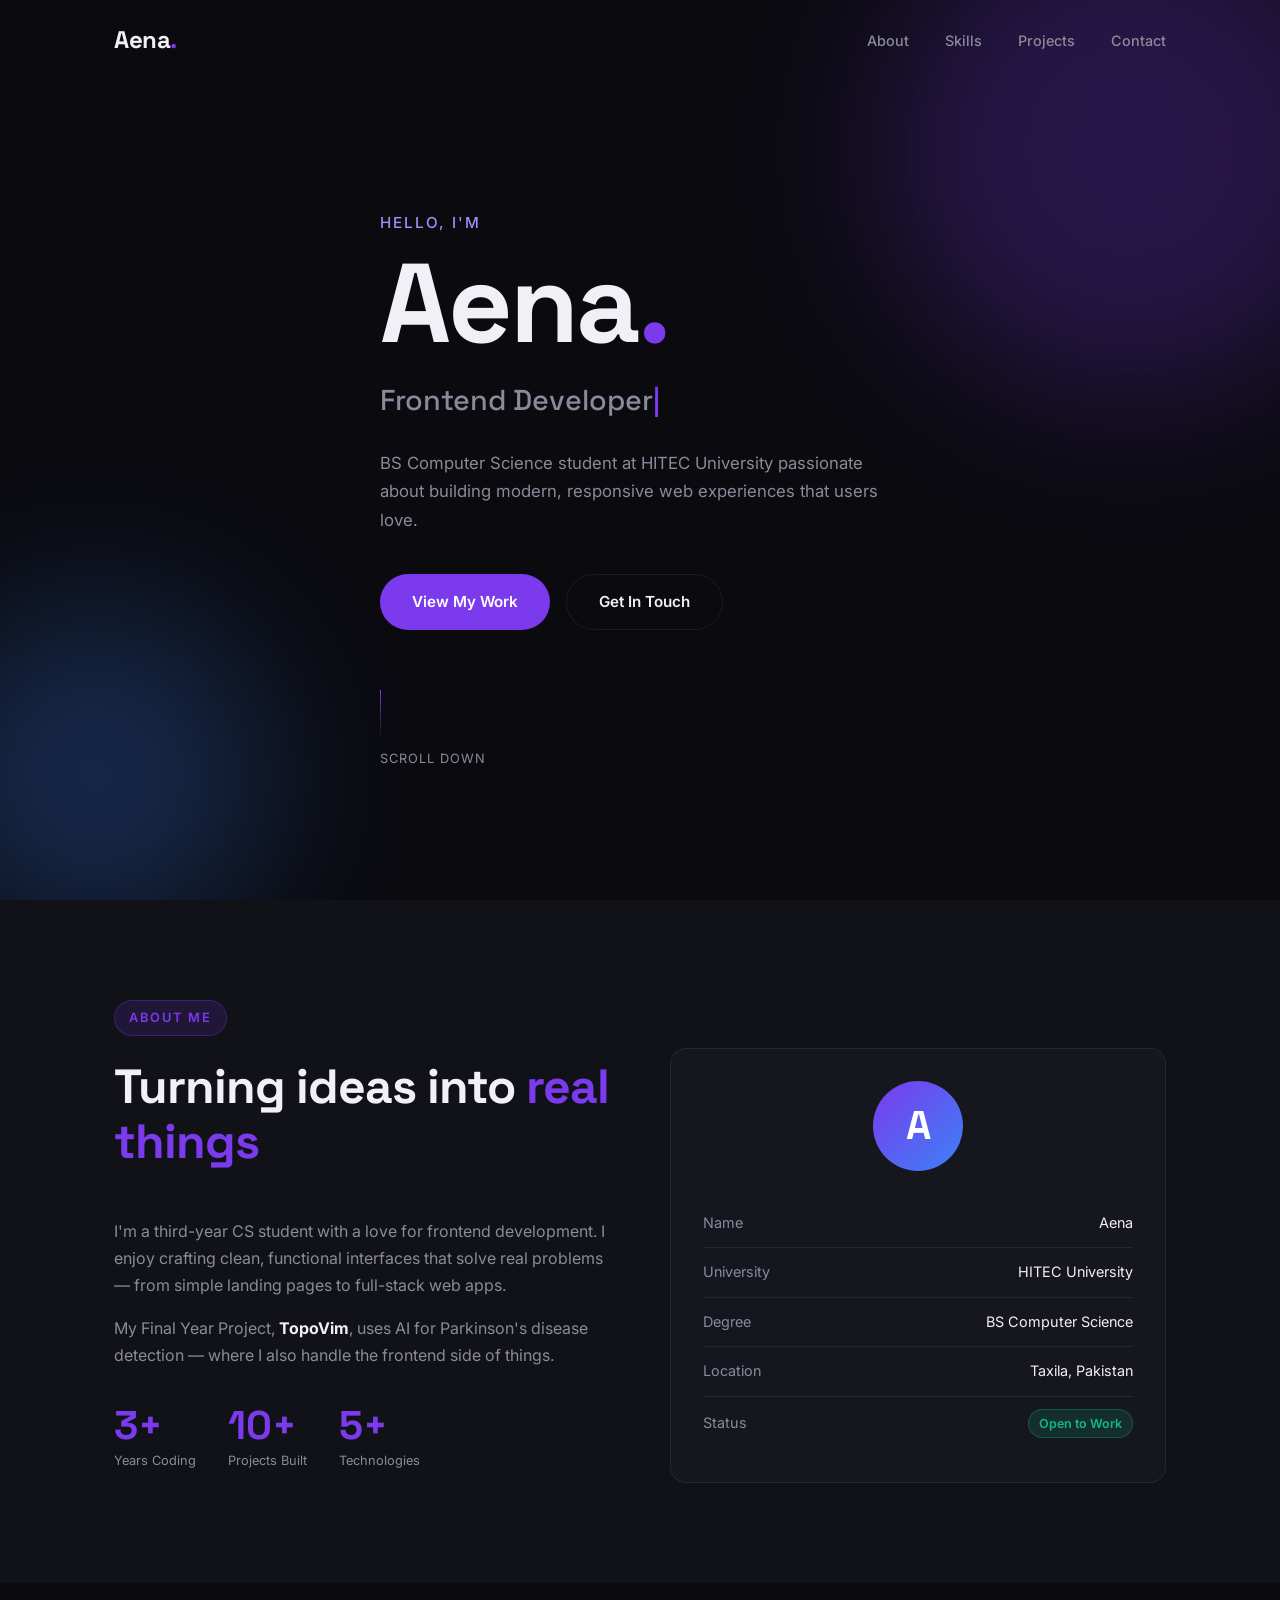
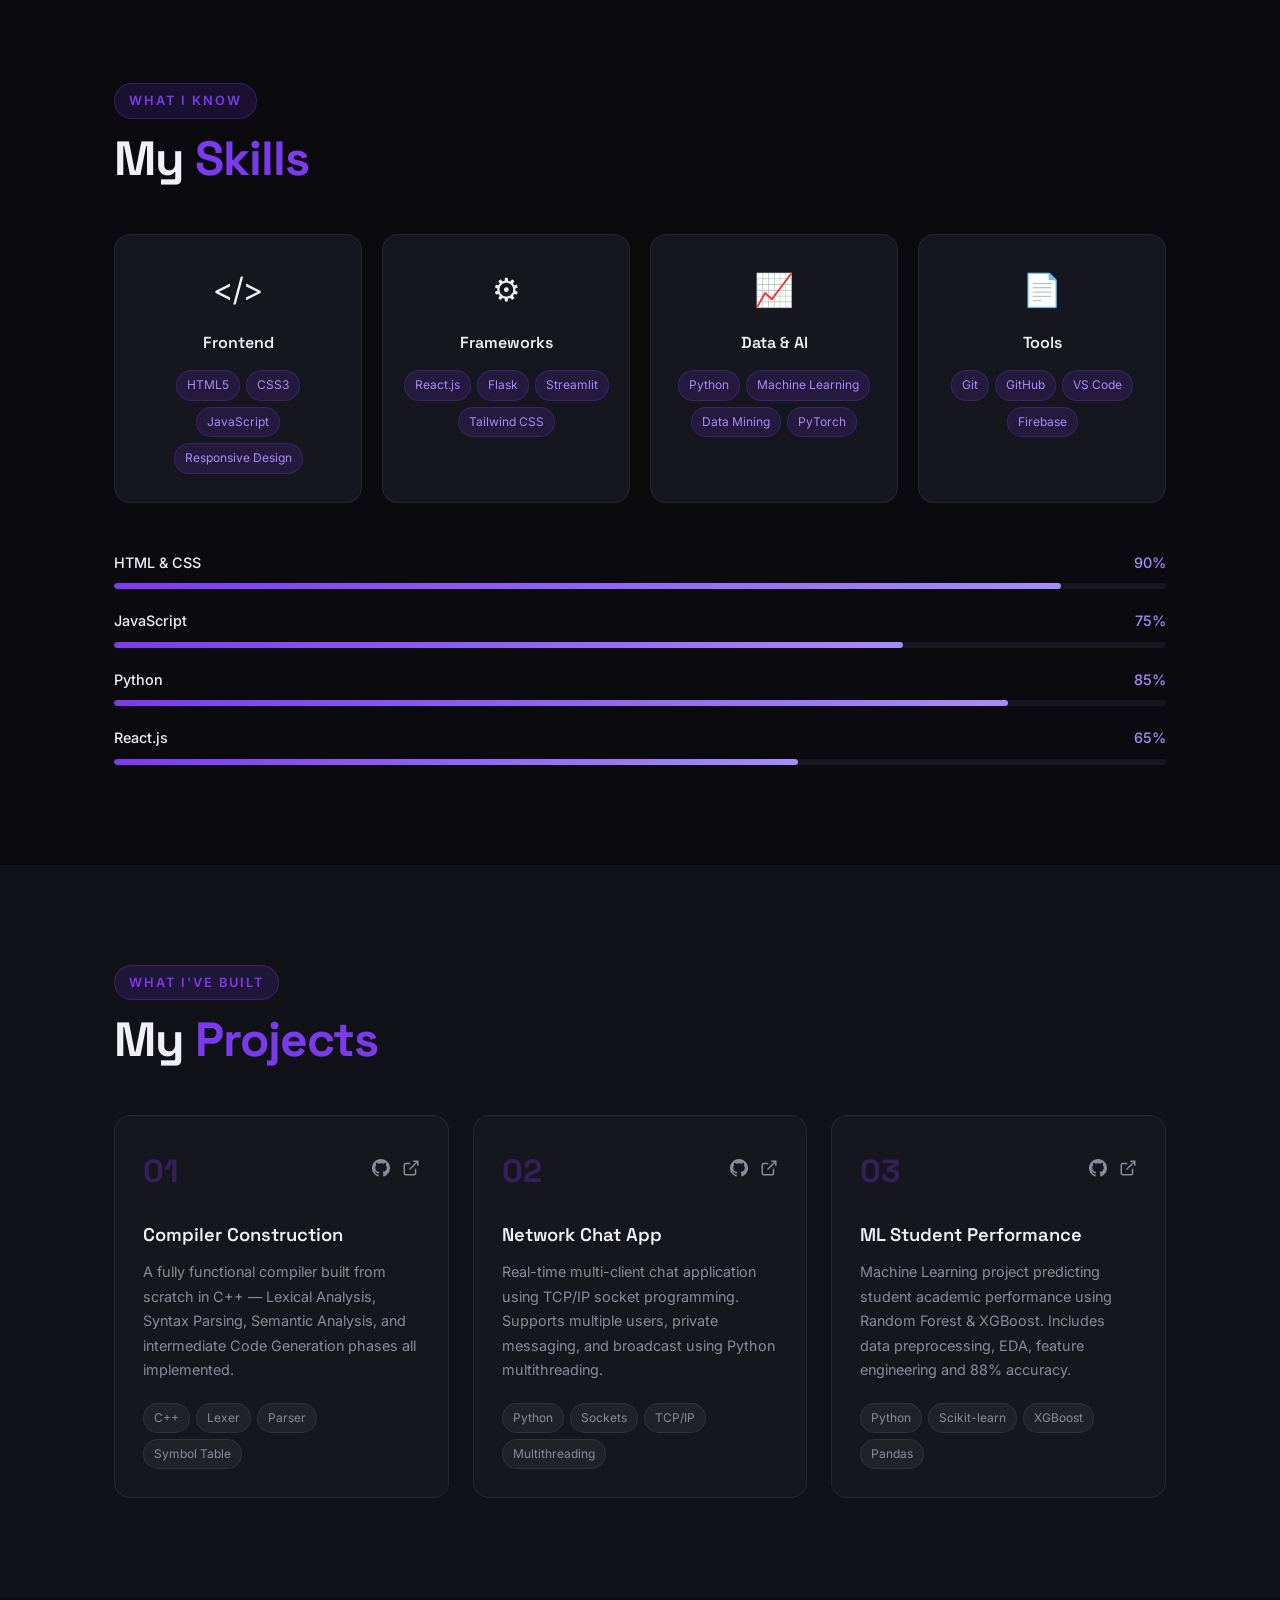
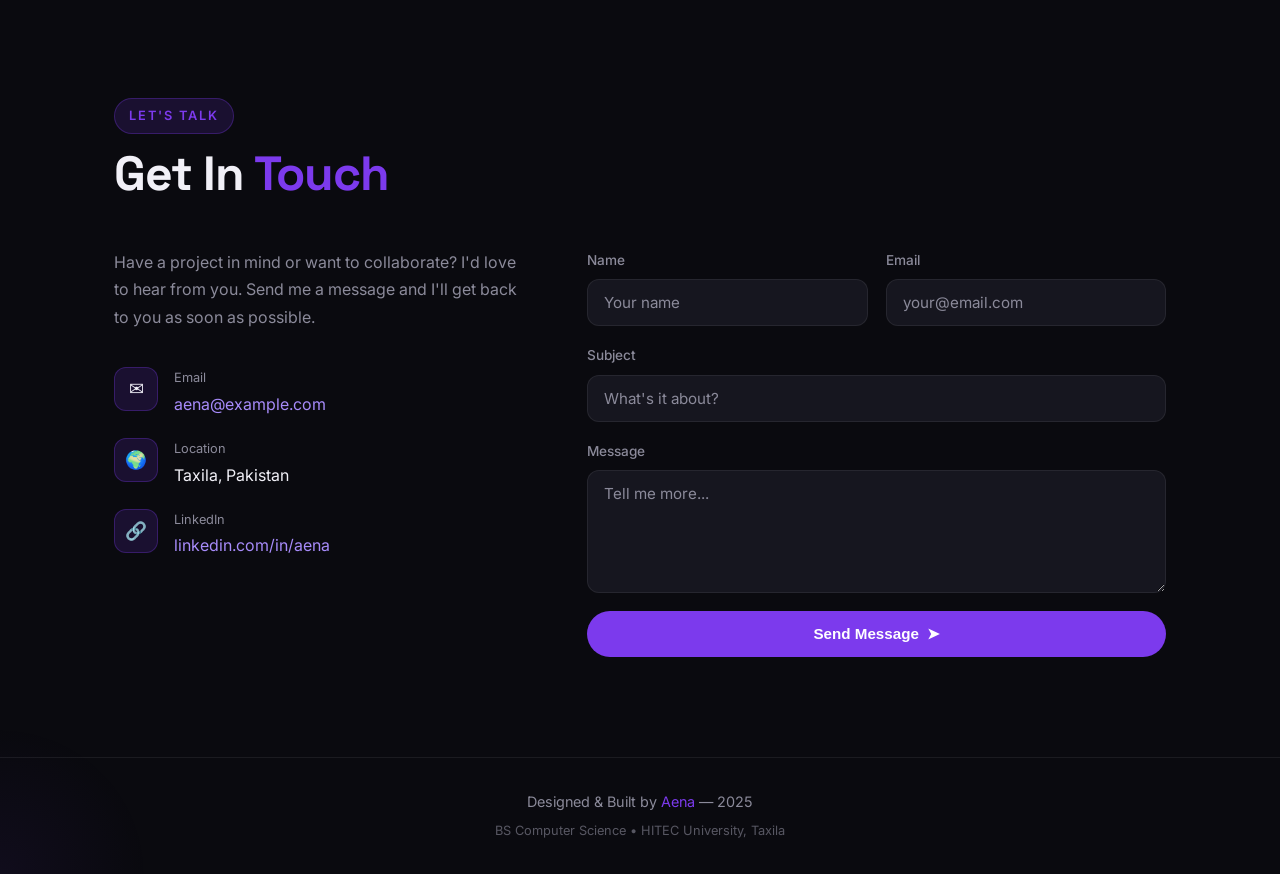
<file: index.html>
<!DOCTYPE html>
<html lang="en">
<head>
  <meta charset="UTF-8" />
  <meta name="viewport" content="width=device-width, initial-scale=1.0"/>
  <title>Aena | Frontend Developer</title>
  <link rel="stylesheet" href="style.css"/>
  <link href="https://fonts.googleapis.com/css2?family=Inter:wght@300;400;500;600;700&family=Space+Grotesk:wght@400;500;600;700&display=swap" rel="stylesheet"/>
</head>
<body>

  <!-- NAV -->
  <nav class="navbar" id="navbar">
    <div class="nav-container">
      <a href="#home" class="nav-logo">Aena<span class="dot">.</span></a>
      <ul class="nav-links" id="navLinks">
        <li><a href="#about" class="nav-link">About</a></li>
        <li><a href="#skills" class="nav-link">Skills</a></li>
        <li><a href="#projects" class="nav-link">Projects</a></li>
        <li><a href="#contact" class="nav-link">Contact</a></li>
      </ul>
      <button class="hamburger" id="hamburger" aria-label="Toggle menu">
        <span></span><span></span><span></span>
      </button>
    </div>
  </nav>

  <!-- HERO -->
  <section class="hero" id="home">
    <div class="hero-bg">
      <div class="blob blob-1"></div>
      <div class="blob blob-2"></div>
    </div>
    <div class="hero-content">
      <p class="hero-eyebrow reveal">Hello, I'm</p>
      <h1 class="hero-name reveal">Aena<span class="accent">.</span></h1>
      <div class="hero-role reveal">
        <span class="role-text" id="roleText"></span><span class="cursor">|</span>
      </div>
      <p class="hero-desc reveal">
        BS Computer Science student at HITEC University passionate about building modern, 
        responsive web experiences that users love.
      </p>
      <div class="hero-btns reveal">
        <a href="#projects" class="btn btn-primary">View My Work</a>
        <a href="#contact" class="btn btn-outline">Get In Touch</a>
      </div>
      <div class="hero-scroll reveal">
        <div class="scroll-line"></div>
        <span>scroll down</span>
      </div>
    </div>
  </section>

  <!-- ABOUT -->
  <section class="about section" id="about">
    <div class="container">
      <div class="section-tag reveal">About Me</div>
      <div class="about-grid">
        <div class="about-text reveal">
          <h2 class="section-title">Turning ideas into <span class="accent">real things</span></h2>
          <p>I'm a third-year CS student with a love for frontend development. I enjoy crafting clean, functional interfaces that solve real problems — from simple landing pages to full-stack web apps.</p>
          <p>My Final Year Project, <strong>TopoVim</strong>, uses AI for Parkinson's disease detection — where I also handle the frontend side of things.</p>
          <div class="about-stats">
            <div class="stat">
              <span class="stat-num">3+</span>
              <span class="stat-label">Years Coding</span>
            </div>
            <div class="stat">
              <span class="stat-num">10+</span>
              <span class="stat-label">Projects Built</span>
            </div>
            <div class="stat">
              <span class="stat-num">5+</span>
              <span class="stat-label">Technologies</span>
            </div>
          </div>
        </div>
        <div class="about-card reveal">
          <div class="card-inner">
            <div class="avatar-wrap">
              <div class="avatar-placeholder">
                <span>A</span>
              </div>
            </div>
            <div class="about-info">
              <div class="info-row"><span class="info-label">Name</span><span>Aena</span></div>
              <div class="info-row"><span class="info-label">University</span><span>HITEC University</span></div>
              <div class="info-row"><span class="info-label">Degree</span><span>BS Computer Science</span></div>
              <div class="info-row"><span class="info-label">Location</span><span>Taxila, Pakistan</span></div>
              <div class="info-row"><span class="info-label">Status</span><span class="badge">Open to Work</span></div>
            </div>
          </div>
        </div>
      </div>
    </div>
  </section>

  <!-- SKILLS -->
  <section class="skills section" id="skills">
    <div class="container">
      <div class="section-tag reveal">What I Know</div>
      <h2 class="section-title reveal">My <span class="accent">Skills</span></h2>
      <div class="skills-grid">

        <div class="skill-card reveal">
          <div class="skill-icon">&#60;/&#62;</div>
          <h3>Frontend</h3>
          <div class="skill-tags">
            <span>HTML5</span><span>CSS3</span><span>JavaScript</span><span>Responsive Design</span>
          </div>
        </div>

        <div class="skill-card reveal">
          <div class="skill-icon">&#9881;</div>
          <h3>Frameworks</h3>
          <div class="skill-tags">
            <span>React.js</span><span>Flask</span><span>Streamlit</span><span>Tailwind CSS</span>
          </div>
        </div>

        <div class="skill-card reveal">
          <div class="skill-icon">&#128200;</div>
          <h3>Data & AI</h3>
          <div class="skill-tags">
            <span>Python</span><span>Machine Learning</span><span>Data Mining</span><span>PyTorch</span>
          </div>
        </div>

        <div class="skill-card reveal">
          <div class="skill-icon">&#128196;</div>
          <h3>Tools</h3>
          <div class="skill-tags">
            <span>Git</span><span>GitHub</span><span>VS Code</span><span>Firebase</span>
          </div>
        </div>

      </div>

      <!-- Skill Bars -->
      <div class="skill-bars reveal">
        <div class="bar-item">
          <div class="bar-label"><span>HTML & CSS</span><span>90%</span></div>
          <div class="bar-track"><div class="bar-fill" data-width="90"></div></div>
        </div>
        <div class="bar-item">
          <div class="bar-label"><span>JavaScript</span><span>75%</span></div>
          <div class="bar-track"><div class="bar-fill" data-width="75"></div></div>
        </div>
        <div class="bar-item">
          <div class="bar-label"><span>Python</span><span>85%</span></div>
          <div class="bar-track"><div class="bar-fill" data-width="85"></div></div>
        </div>
        <div class="bar-item">
          <div class="bar-label"><span>React.js</span><span>65%</span></div>
          <div class="bar-track"><div class="bar-fill" data-width="65"></div></div>
        </div>
      </div>
    </div>
  </section>

  <!-- PROJECTS -->
  <section class="projects section" id="projects">
    <div class="container">
      <div class="section-tag reveal">What I've Built</div>
      <h2 class="section-title reveal">My <span class="accent">Projects</span></h2>
      <div class="projects-grid">

        <div class="project-card reveal">
          <div class="project-top">
            <div class="project-num">01</div>
            <div class="project-links">
              <a href="#" class="icon-link" title="GitHub">
                <svg width="18" height="18" viewBox="0 0 24 24" fill="currentColor"><path d="M12 0C5.37 0 0 5.37 0 12c0 5.3 3.44 9.8 8.2 11.37.6.1.82-.26.82-.58v-2.03c-3.34.72-4.04-1.6-4.04-1.6-.55-1.38-1.33-1.75-1.33-1.75-1.09-.74.08-.73.08-.73 1.2.08 1.84 1.24 1.84 1.24 1.07 1.83 2.8 1.3 3.49 1 .1-.78.42-1.3.76-1.6-2.67-.3-5.47-1.33-5.47-5.93 0-1.31.47-2.38 1.24-3.22-.13-.3-.54-1.52.12-3.18 0 0 1.01-.32 3.3 1.23a11.5 11.5 0 013-.4c1.02.005 2.04.14 3 .4 2.28-1.55 3.29-1.23 3.29-1.23.66 1.66.25 2.88.12 3.18.77.84 1.23 1.91 1.23 3.22 0 4.61-2.8 5.63-5.48 5.92.43.37.81 1.1.81 2.22v3.29c0 .32.22.7.83.58C20.56 21.8 24 17.3 24 12c0-6.63-5.37-12-12-12z"/></svg>
              </a>
              <a href="#" class="icon-link" title="Live Demo">
                <svg width="18" height="18" viewBox="0 0 24 24" fill="none" stroke="currentColor" stroke-width="2"><path d="M18 13v6a2 2 0 01-2 2H5a2 2 0 01-2-2V8a2 2 0 012-2h6"/><polyline points="15 3 21 3 21 9"/><line x1="10" y1="14" x2="21" y2="3"/></svg>
              </a>
            </div>
          </div>
          <h3 class="project-title">Compiler Construction</h3>
          <p class="project-desc">A fully functional compiler built from scratch in C++ — Lexical Analysis, Syntax Parsing, Semantic Analysis, and intermediate Code Generation phases all implemented.</p>
          <div class="project-tags">
            <span>C++</span><span>Lexer</span><span>Parser</span><span>Symbol Table</span>
          </div>
        </div>

        <div class="project-card reveal">
          <div class="project-top">
            <div class="project-num">02</div>
            <div class="project-links">
              <a href="#" class="icon-link" title="GitHub">
                <svg width="18" height="18" viewBox="0 0 24 24" fill="currentColor"><path d="M12 0C5.37 0 0 5.37 0 12c0 5.3 3.44 9.8 8.2 11.37.6.1.82-.26.82-.58v-2.03c-3.34.72-4.04-1.6-4.04-1.6-.55-1.38-1.33-1.75-1.33-1.75-1.09-.74.08-.73.08-.73 1.2.08 1.84 1.24 1.84 1.24 1.07 1.83 2.8 1.3 3.49 1 .1-.78.42-1.3.76-1.6-2.67-.3-5.47-1.33-5.47-5.93 0-1.31.47-2.38 1.24-3.22-.13-.3-.54-1.52.12-3.18 0 0 1.01-.32 3.3 1.23a11.5 11.5 0 013-.4c1.02.005 2.04.14 3 .4 2.28-1.55 3.29-1.23 3.29-1.23.66 1.66.25 2.88.12 3.18.77.84 1.23 1.91 1.23 3.22 0 4.61-2.8 5.63-5.48 5.92.43.37.81 1.1.81 2.22v3.29c0 .32.22.7.83.58C20.56 21.8 24 17.3 24 12c0-6.63-5.37-12-12-12z"/></svg>
              </a>
              <a href="#" class="icon-link" title="Live Demo">
                <svg width="18" height="18" viewBox="0 0 24 24" fill="none" stroke="currentColor" stroke-width="2"><path d="M18 13v6a2 2 0 01-2 2H5a2 2 0 01-2-2V8a2 2 0 012-2h6"/><polyline points="15 3 21 3 21 9"/><line x1="10" y1="14" x2="21" y2="3"/></svg>
              </a>
            </div>
          </div>
          <h3 class="project-title">Network Chat App</h3>
          <p class="project-desc">Real-time multi-client chat application using TCP/IP socket programming. Supports multiple users, private messaging, and broadcast using Python multithreading.</p>
          <div class="project-tags">
            <span>Python</span><span>Sockets</span><span>TCP/IP</span><span>Multithreading</span>
          </div>
        </div>

        <div class="project-card reveal">
          <div class="project-top">
            <div class="project-num">03</div>
            <div class="project-links">
              <a href="#" class="icon-link" title="GitHub">
                <svg width="18" height="18" viewBox="0 0 24 24" fill="currentColor"><path d="M12 0C5.37 0 0 5.37 0 12c0 5.3 3.44 9.8 8.2 11.37.6.1.82-.26.82-.58v-2.03c-3.34.72-4.04-1.6-4.04-1.6-.55-1.38-1.33-1.75-1.33-1.75-1.09-.74.08-.73.08-.73 1.2.08 1.84 1.24 1.84 1.24 1.07 1.83 2.8 1.3 3.49 1 .1-.78.42-1.3.76-1.6-2.67-.3-5.47-1.33-5.47-5.93 0-1.31.47-2.38 1.24-3.22-.13-.3-.54-1.52.12-3.18 0 0 1.01-.32 3.3 1.23a11.5 11.5 0 013-.4c1.02.005 2.04.14 3 .4 2.28-1.55 3.29-1.23 3.29-1.23.66 1.66.25 2.88.12 3.18.77.84 1.23 1.91 1.23 3.22 0 4.61-2.8 5.63-5.48 5.92.43.37.81 1.1.81 2.22v3.29c0 .32.22.7.83.58C20.56 21.8 24 17.3 24 12c0-6.63-5.37-12-12-12z"/></svg>
              </a>
              <a href="#" class="icon-link" title="Live Demo">
                <svg width="18" height="18" viewBox="0 0 24 24" fill="none" stroke="currentColor" stroke-width="2"><path d="M18 13v6a2 2 0 01-2 2H5a2 2 0 01-2-2V8a2 2 0 012-2h6"/><polyline points="15 3 21 3 21 9"/><line x1="10" y1="14" x2="21" y2="3"/></svg>
              </a>
            </div>
          </div>
          <h3 class="project-title">ML Student Performance</h3>
          <p class="project-desc">Machine Learning project predicting student academic performance using Random Forest & XGBoost. Includes data preprocessing, EDA, feature engineering and 88% accuracy.</p>
          <div class="project-tags">
            <span>Python</span><span>Scikit-learn</span><span>XGBoost</span><span>Pandas</span>
          </div>
        </div>

      </div>
    </div>
  </section>

  <!-- CONTACT -->
  <section class="contact section" id="contact">
    <div class="container">
      <div class="section-tag reveal">Let's Talk</div>
      <h2 class="section-title reveal">Get In <span class="accent">Touch</span></h2>
      <div class="contact-grid">
        <div class="contact-info reveal">
          <p class="contact-desc">Have a project in mind or want to collaborate? I'd love to hear from you. Send me a message and I'll get back to you as soon as possible.</p>
          <div class="contact-items">
            <div class="contact-item">
              <div class="c-icon">&#9993;</div>
              <div>
                <span class="c-label">Email</span>
                <a href="mailto:aena@example.com">aena@example.com</a>
              </div>
            </div>
            <div class="contact-item">
              <div class="c-icon">&#127757;</div>
              <div>
                <span class="c-label">Location</span>
                <span>Taxila, Pakistan</span>
              </div>
            </div>
            <div class="contact-item">
              <div class="c-icon">&#128279;</div>
              <div>
                <span class="c-label">LinkedIn</span>
                <a href="#">linkedin.com/in/aena</a>
              </div>
            </div>
          </div>
        </div>

        <form class="contact-form reveal" id="contactForm">
          <div class="form-row">
            <div class="form-group">
              <label for="name">Name</label>
              <input type="text" id="name" placeholder="Your name" required/>
            </div>
            <div class="form-group">
              <label for="email">Email</label>
              <input type="email" id="email" placeholder="your@email.com" required/>
            </div>
          </div>
          <div class="form-group">
            <label for="subject">Subject</label>
            <input type="text" id="subject" placeholder="What's it about?" required/>
          </div>
          <div class="form-group">
            <label for="message">Message</label>
            <textarea id="message" rows="5" placeholder="Tell me more..." required></textarea>
          </div>
          <button type="submit" class="btn btn-primary btn-full">
            <span id="btnText">Send Message</span>
            <span id="btnIcon">&#10148;</span>
          </button>
          <div class="form-success" id="formSuccess">
            &#10003; Message sent! I'll get back to you soon.
          </div>
        </form>
      </div>
    </div>
  </section>

  <!-- FOOTER -->
  <footer class="footer">
    <div class="container">
      <p>Designed & Built by <span class="accent">Aena</span> &mdash; 2025</p>
      <p class="footer-sub">BS Computer Science &bull; HITEC University, Taxila</p>
    </div>
  </footer>

  <script src="script.js"></script>
</body>
</html>
</file>
<file: style.css>
/* ===== RESET & BASE ===== */
*, *::before, *::after { box-sizing: border-box; margin: 0; padding: 0; }

:root {
  --accent: #7C3AED;
  --accent-light: #A78BFA;
  --accent-glow: rgba(124,58,237,0.15);
  --bg: #0A0A0F;
  --bg2: #111118;
  --bg3: #16161F;
  --text: #F1F0F7;
  --text-muted: #8B8A9A;
  --border: rgba(255,255,255,0.07);
  --font-display: 'Space Grotesk', sans-serif;
  --font-body: 'Inter', sans-serif;
  --radius: 16px;
  --transition: 0.3s cubic-bezier(0.4,0,0.2,1);
}

html { scroll-behavior: smooth; }

body {
  background: var(--bg);
  color: var(--text);
  font-family: var(--font-body);
  font-size: 16px;
  line-height: 1.7;
  overflow-x: hidden;
}

a { text-decoration: none; color: inherit; }
img { max-width: 100%; }

/* ===== SCROLLBAR ===== */
::-webkit-scrollbar { width: 6px; }
::-webkit-scrollbar-track { background: var(--bg); }
::-webkit-scrollbar-thumb { background: var(--accent); border-radius: 3px; }

/* ===== CONTAINER ===== */
.container { max-width: 1100px; margin: 0 auto; padding: 0 24px; }
.section { padding: 100px 0; }

/* ===== NAVBAR ===== */
.navbar {
  position: fixed; top: 0; left: 0; right: 0; z-index: 1000;
  padding: 20px 0;
  transition: background var(--transition), box-shadow var(--transition);
}
.navbar.scrolled {
  background: rgba(10,10,15,0.92);
  backdrop-filter: blur(20px);
  box-shadow: 0 1px 0 var(--border);
  padding: 14px 0;
}
.nav-container {
  max-width: 1100px; margin: 0 auto; padding: 0 24px;
  display: flex; align-items: center; justify-content: space-between;
}
.nav-logo {
  font-family: var(--font-display);
  font-size: 1.5rem; font-weight: 700;
  letter-spacing: -0.5px;
}
.nav-logo .dot { color: var(--accent); }
.nav-links { display: flex; gap: 36px; list-style: none; }
.nav-link {
  font-size: 0.9rem; font-weight: 500; color: var(--text-muted);
  transition: color var(--transition); position: relative;
}
.nav-link::after {
  content: ''; position: absolute; bottom: -4px; left: 0;
  width: 0; height: 2px; background: var(--accent);
  transition: width var(--transition);
}
.nav-link:hover { color: var(--text); }
.nav-link:hover::after { width: 100%; }
.hamburger {
  display: none; flex-direction: column; gap: 5px;
  background: none; border: none; cursor: pointer; padding: 4px;
}
.hamburger span {
  display: block; width: 24px; height: 2px;
  background: var(--text); border-radius: 2px;
  transition: var(--transition);
}
.hamburger.active span:nth-child(1) { transform: translateY(7px) rotate(45deg); }
.hamburger.active span:nth-child(2) { opacity: 0; }
.hamburger.active span:nth-child(3) { transform: translateY(-7px) rotate(-45deg); }

/* ===== HERO ===== */
.hero {
  min-height: 100vh;
  display: flex; align-items: center;
  position: relative; overflow: hidden;
  padding-top: 80px;
}
.hero-bg { position: absolute; inset: 0; pointer-events: none; }
.blob {
  position: absolute; border-radius: 50%;
  filter: blur(80px); opacity: 0.25;
  animation: float 8s ease-in-out infinite;
}
.blob-1 {
  width: 500px; height: 500px;
  background: var(--accent);
  top: -100px; right: -100px;
  animation-delay: 0s;
}
.blob-2 {
  width: 350px; height: 350px;
  background: #3B82F6;
  bottom: -50px; left: -80px;
  animation-delay: 4s;
}
@keyframes float {
  0%,100% { transform: translate(0,0) scale(1); }
  50% { transform: translate(30px,-30px) scale(1.05); }
}
.hero-content {
  position: relative; z-index: 1;
  max-width: 1100px; margin: 0 auto; padding: 0 24px;
}
.hero-eyebrow {
  font-size: 0.95rem; font-weight: 500;
  color: var(--accent-light); letter-spacing: 2px;
  text-transform: uppercase; margin-bottom: 12px;
}
.hero-name {
  font-family: var(--font-display);
  font-size: clamp(3.5rem, 10vw, 7rem);
  font-weight: 700; line-height: 1;
  letter-spacing: -3px; margin-bottom: 16px;
}
.hero-name .accent { color: var(--accent); }
.hero-role {
  font-family: var(--font-display);
  font-size: clamp(1.2rem, 3vw, 1.8rem);
  font-weight: 500; color: var(--text-muted);
  min-height: 2.5rem; margin-bottom: 24px;
}
.cursor {
  display: inline-block;
  animation: blink 0.8s step-end infinite;
  color: var(--accent);
}
@keyframes blink { 0%,100%{opacity:1} 50%{opacity:0} }
.hero-desc {
  max-width: 520px; color: var(--text-muted);
  font-size: 1.05rem; margin-bottom: 40px;
}
.hero-btns { display: flex; gap: 16px; flex-wrap: wrap; margin-bottom: 60px; }

/* ===== BUTTONS ===== */
.btn {
  display: inline-flex; align-items: center; gap: 8px;
  padding: 14px 32px; border-radius: 50px;
  font-weight: 600; font-size: 0.95rem;
  transition: var(--transition); cursor: pointer;
  border: none;
}
.btn-primary {
  background: var(--accent); color: #fff;
}
.btn-primary:hover {
  background: #6D28D9;
  transform: translateY(-2px);
  box-shadow: 0 8px 24px rgba(124,58,237,0.4);
}
.btn-outline {
  background: transparent; color: var(--text);
  border: 1.5px solid var(--border);
}
.btn-outline:hover {
  border-color: var(--accent); color: var(--accent);
  transform: translateY(-2px);
}
.btn-full { width: 100%; justify-content: center; }

.hero-scroll {
  display: flex; flex-direction: column;
  align-items: flex-start; gap: 8px;
  color: var(--text-muted); font-size: 0.8rem;
  letter-spacing: 1px; text-transform: uppercase;
}
.scroll-line {
  width: 1px; height: 50px;
  background: linear-gradient(to bottom, var(--accent), transparent);
  animation: scrollLine 2s ease-in-out infinite;
}
@keyframes scrollLine {
  0%,100% { opacity: 0.3; transform: scaleY(1); }
  50% { opacity: 1; transform: scaleY(1.1); }
}

/* ===== SECTION COMMON ===== */
.section-tag {
  display: inline-block;
  font-size: 0.8rem; font-weight: 600;
  color: var(--accent); letter-spacing: 2px;
  text-transform: uppercase; margin-bottom: 12px;
  padding: 6px 14px;
  background: var(--accent-glow);
  border: 1px solid rgba(124,58,237,0.3);
  border-radius: 50px;
}
.section-title {
  font-family: var(--font-display);
  font-size: clamp(2rem, 5vw, 3rem);
  font-weight: 700; line-height: 1.15;
  letter-spacing: -1px; margin-bottom: 48px;
}
.section-title .accent { color: var(--accent); }

/* ===== ABOUT ===== */
.about { background: var(--bg2); }
.about-grid {
  display: grid; grid-template-columns: 1fr 1fr; gap: 60px;
  align-items: center;
}
.about-text p { color: var(--text-muted); margin-bottom: 16px; }
.about-text strong { color: var(--text); }
.about-stats { display: flex; gap: 32px; margin-top: 36px; }
.stat { display: flex; flex-direction: column; }
.stat-num {
  font-family: var(--font-display);
  font-size: 2.5rem; font-weight: 700;
  color: var(--accent); line-height: 1;
}
.stat-label { font-size: 0.8rem; color: var(--text-muted); margin-top: 4px; }
.about-card {
  background: var(--bg3);
  border: 1px solid var(--border);
  border-radius: var(--radius);
  padding: 32px;
  transition: border-color var(--transition);
}
.about-card:hover { border-color: rgba(124,58,237,0.4); }
.avatar-wrap { display: flex; justify-content: center; margin-bottom: 28px; }
.avatar-placeholder {
  width: 90px; height: 90px; border-radius: 50%;
  background: linear-gradient(135deg, var(--accent), #3B82F6);
  display: flex; align-items: center; justify-content: center;
  font-family: var(--font-display); font-size: 2.5rem;
  font-weight: 700; color: #fff;
}
.info-row {
  display: flex; justify-content: space-between; align-items: center;
  padding: 12px 0; border-bottom: 1px solid var(--border);
  font-size: 0.9rem;
}
.info-row:last-child { border-bottom: none; }
.info-label { color: var(--text-muted); }
.badge {
  background: rgba(16,185,129,0.15);
  color: #10B981;
  border: 1px solid rgba(16,185,129,0.3);
  padding: 3px 10px; border-radius: 50px;
  font-size: 0.78rem; font-weight: 600;
}

/* ===== SKILLS ===== */
.skills-grid {
  display: grid; grid-template-columns: repeat(4, 1fr); gap: 20px;
  margin-bottom: 48px;
}
.skill-card {
  background: var(--bg3);
  border: 1px solid var(--border);
  border-radius: var(--radius);
  padding: 28px 20px;
  text-align: center;
  transition: border-color var(--transition), transform var(--transition);
}
.skill-card:hover {
  border-color: rgba(124,58,237,0.5);
  transform: translateY(-4px);
}
.skill-icon {
  font-size: 2rem; margin-bottom: 12px;
  display: block;
}
.skill-card h3 {
  font-family: var(--font-display);
  font-size: 1rem; font-weight: 600;
  margin-bottom: 14px;
}
.skill-tags { display: flex; flex-wrap: wrap; gap: 6px; justify-content: center; }
.skill-tags span {
  font-size: 0.75rem; padding: 4px 10px;
  background: var(--accent-glow);
  border: 1px solid rgba(124,58,237,0.25);
  border-radius: 50px; color: var(--accent-light);
}

/* Skill Bars */
.skill-bars { display: flex; flex-direction: column; gap: 20px; }
.bar-item {}
.bar-label {
  display: flex; justify-content: space-between;
  font-size: 0.9rem; font-weight: 500; margin-bottom: 8px;
}
.bar-label span:last-child { color: var(--accent-light); }
.bar-track {
  height: 6px; background: var(--bg3);
  border-radius: 3px; overflow: hidden;
}
.bar-fill {
  height: 100%; width: 0; background: linear-gradient(to right, var(--accent), var(--accent-light));
  border-radius: 3px; transition: width 1.2s cubic-bezier(0.4,0,0.2,1);
}

/* ===== PROJECTS ===== */
.projects { background: var(--bg2); }
.projects-grid { display: grid; grid-template-columns: repeat(3, 1fr); gap: 24px; }
.project-card {
  background: var(--bg3);
  border: 1px solid var(--border);
  border-radius: var(--radius);
  padding: 28px;
  transition: border-color var(--transition), transform var(--transition);
  display: flex; flex-direction: column;
}
.project-card:hover {
  border-color: rgba(124,58,237,0.5);
  transform: translateY(-6px);
}
.project-top {
  display: flex; justify-content: space-between; align-items: center;
  margin-bottom: 20px;
}
.project-num {
  font-family: var(--font-display);
  font-size: 2rem; font-weight: 700;
  color: var(--accent); opacity: 0.3;
}
.project-links { display: flex; gap: 12px; }
.icon-link {
  color: var(--text-muted); transition: color var(--transition);
}
.icon-link:hover { color: var(--accent-light); }
.project-title {
  font-family: var(--font-display);
  font-size: 1.15rem; font-weight: 600;
  margin-bottom: 10px;
}
.project-desc { color: var(--text-muted); font-size: 0.9rem; margin-bottom: 20px; flex: 1; }
.project-tags { display: flex; flex-wrap: wrap; gap: 6px; margin-top: auto; }
.project-tags span {
  font-size: 0.75rem; padding: 4px 10px;
  background: rgba(255,255,255,0.05);
  border: 1px solid var(--border);
  border-radius: 50px; color: var(--text-muted);
}

/* ===== CONTACT ===== */
.contact-grid { display: grid; grid-template-columns: 1fr 1.4fr; gap: 60px; align-items: start; }
.contact-desc { color: var(--text-muted); margin-bottom: 36px; }
.contact-items { display: flex; flex-direction: column; gap: 20px; }
.contact-item { display: flex; gap: 16px; align-items: flex-start; }
.c-icon {
  width: 44px; height: 44px; flex-shrink: 0;
  background: var(--accent-glow);
  border: 1px solid rgba(124,58,237,0.3);
  border-radius: 12px;
  display: flex; align-items: center; justify-content: center;
  font-size: 1.1rem;
}
.c-label { display: block; font-size: 0.8rem; color: var(--text-muted); margin-bottom: 2px; }
.contact-item a { color: var(--accent-light); }
.contact-item a:hover { text-decoration: underline; }

/* Form */
.contact-form { display: flex; flex-direction: column; gap: 18px; }
.form-row { display: grid; grid-template-columns: 1fr 1fr; gap: 18px; }
.form-group { display: flex; flex-direction: column; gap: 7px; }
.form-group label { font-size: 0.85rem; font-weight: 500; color: var(--text-muted); }
.form-group input,
.form-group textarea {
  background: var(--bg3);
  border: 1px solid var(--border);
  border-radius: 12px;
  padding: 13px 16px;
  color: var(--text); font-family: var(--font-body); font-size: 0.95rem;
  transition: border-color var(--transition), box-shadow var(--transition);
  outline: none; resize: vertical;
}
.form-group input:focus,
.form-group textarea:focus {
  border-color: var(--accent);
  box-shadow: 0 0 0 3px var(--accent-glow);
}
.form-group input::placeholder,
.form-group textarea::placeholder { color: var(--text-muted); }
.form-success {
  display: none; text-align: center;
  background: rgba(16,185,129,0.1);
  border: 1px solid rgba(16,185,129,0.3);
  color: #10B981;
  padding: 14px; border-radius: 12px;
  font-size: 0.95rem; font-weight: 500;
}
.form-success.show { display: block; }

/* ===== FOOTER ===== */
.footer {
  padding: 32px 0; text-align: center;
  border-top: 1px solid var(--border);
  color: var(--text-muted); font-size: 0.9rem;
}
.footer .accent { color: var(--accent); }
.footer-sub { font-size: 0.8rem; margin-top: 6px; opacity: 0.6; }

/* ===== REVEAL ANIMATION ===== */
.reveal {
  opacity: 0; transform: translateY(30px);
  transition: opacity 0.7s ease, transform 0.7s ease;
}
.reveal.visible { opacity: 1; transform: translateY(0); }

/* ===== RESPONSIVE ===== */
@media (max-width: 900px) {
  .about-grid { grid-template-columns: 1fr; gap: 40px; }
  .skills-grid { grid-template-columns: repeat(2, 1fr); }
  .projects-grid { grid-template-columns: 1fr 1fr; }
  .contact-grid { grid-template-columns: 1fr; gap: 40px; }
}

@media (max-width: 640px) {
  .nav-links {
    display: none; flex-direction: column;
    position: fixed; top: 70px; left: 0; right: 0;
    background: rgba(10,10,15,0.98);
    padding: 24px;
    gap: 20px;
    border-top: 1px solid var(--border);
  }
  .nav-links.open { display: flex; }
  .hamburger { display: flex; }
  .hero-name { letter-spacing: -1px; }
  .hero-btns { flex-direction: column; }
  .btn { justify-content: center; }
  .skills-grid { grid-template-columns: 1fr 1fr; }
  .projects-grid { grid-template-columns: 1fr; }
  .form-row { grid-template-columns: 1fr; }
  .about-stats { gap: 20px; }
}

@media (prefers-reduced-motion: reduce) {
  *, *::before, *::after { animation-duration: 0.01ms !important; transition-duration: 0.01ms !important; }
}
</file>
